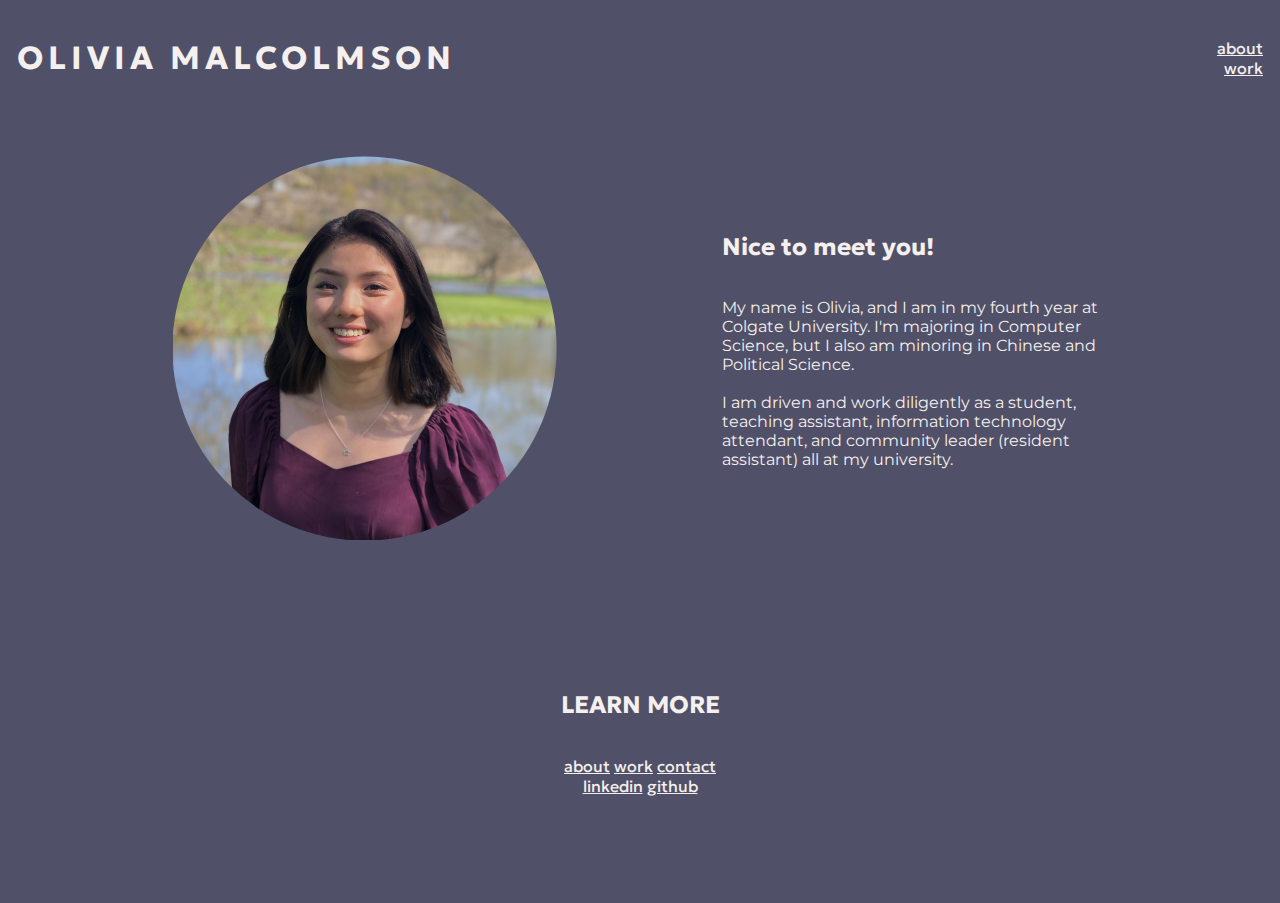
<file: index.html>
<!DOCTYPE html>
<html lang="en">
<head>
    <meta charset="UTF-8">
    <meta name="viewport" content="width=device-width, initial-scale=1.0">
    <title>Olivia's Home</title>
    <link rel="stylesheet" href="assets/css/style.css">
    <style>@import url('https://fonts.googleapis.com/css2?family=Geologica:wght@100;200;300;400;500;600;700;800;900&display=swap');</style>    
    <style>@import url('https://fonts.googleapis.com/css2?family=Montserrat:wght@300;400&display=swap');</style>
</head>
<body id="index-container">
    <header>
        <h1>OLIVIA MALCOLMSON</h1>
    </header>
    <nav> 
        <!-- [ NEED TO COME BACK ONCE ABOUT PAGE AND WORK PAGE ARE FUNCTIONAL ] -->
        <a href="./about.html">about</a>
        <a href="./work.html">work</a>
    </nav>
    <main class="idx-main-container">
        <!--  -->
        <div class = "main-content-container">
            <section class="img-container">
                <img id="profile-img" alt="A photo of Olivia Malcolmson. She has brown shoulder-length hair and is wearing a purple dress, smiling at the camera. " src="src\portrait.jpg">
                <!-- <h2>hello!</h2> -->
            </section>
            <section class="bio-short"> <!-- DIV FOR CONTAINING SHORT BIO AND HEADING-->
                <h2 style="font-family: 'Geologica', sans-serif;">Nice to meet you! </h2>
                <!-- SHORT BIO NEEDS TO BE SIZED AND CONTAINED -->
                <p>My name is Olivia, and I am in my fourth year at Colgate University. I'm majoring in Computer Science, but I also am minoring in Chinese and Political Science. <br> <br> I am driven and work diligently as a student, teaching assistant, information technology attendant, and community leader (resident assistant) all at my university.</p>
            </section>
        </div>

    </main>
    <section class="more-container">
        <h2>LEARN MORE</h2>
        <div>
            <p> <!-- LINKS SHOULD BE CENTERED -->
                <a href="./about.html">about</a> <a href="./work.html">work</a> <a href="./404.html">contact</a>
                <br> 
                <a href="https://www.linkedin.com/in/oliviamalcolmson">linkedin</a> <a href="https://github.com/omalcolmson">github</a>
            </p>
        </div>
    </section>
</body>
</html>
</file>
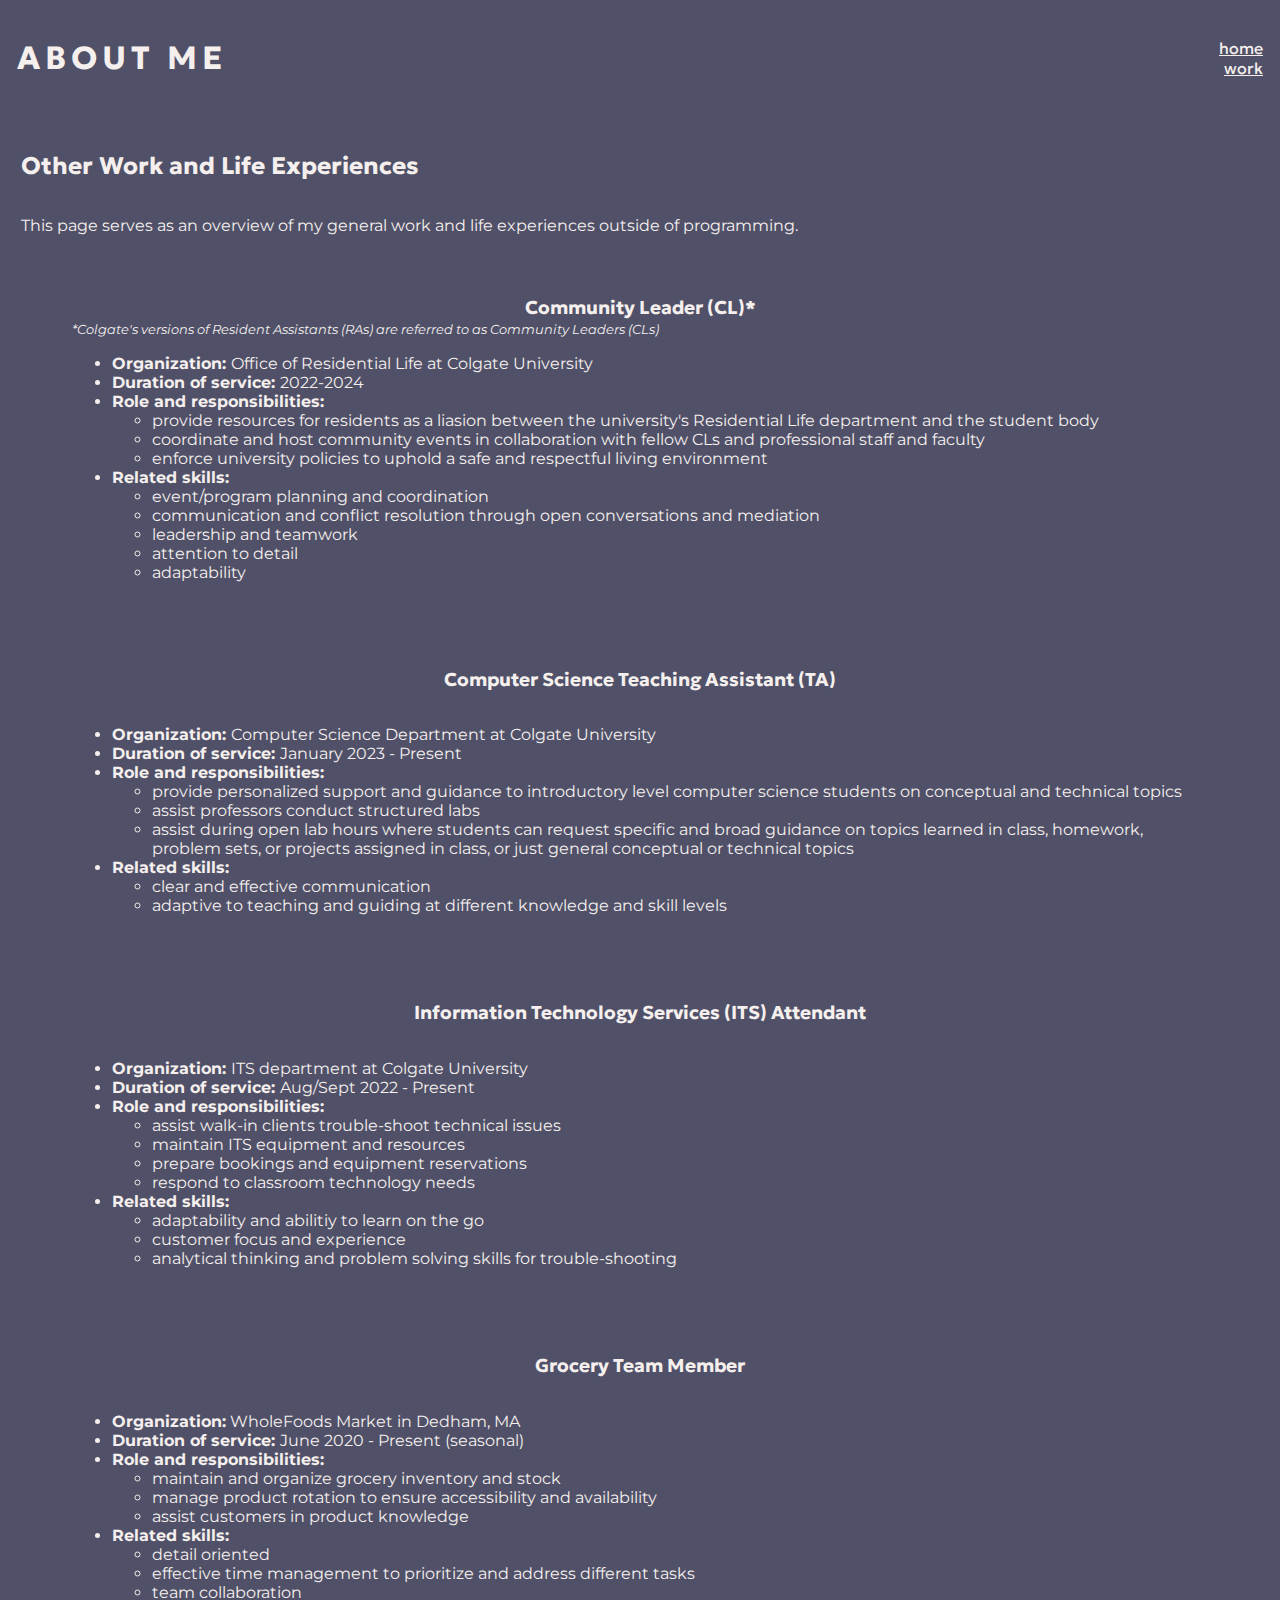
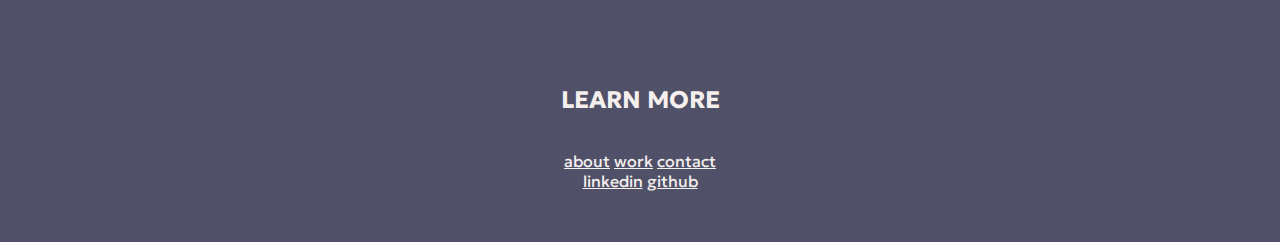
<file: about.html>
<!DOCTYPE html>
<html lang="en">
<head>
    <meta charset="UTF-8">
    <meta name="viewport" content="width=device-width, initial-scale=1.0">
    <title>About Me</title>
    <link rel="stylesheet" href="assets/css/style.css">
    <style>@import url('https://fonts.googleapis.com/css2?family=Geologica:wght@100;200;300;400;500;600;700;800;900&display=swap');</style>    
    <style>@import url('https://fonts.googleapis.com/css2?family=Montserrat:wght@300;400&display=swap');</style>
</head>
<body id="about-container">
    <header>
        <h1>ABOUT ME</h1>
    </header>
    <nav>
        <a href="./index.html">home</a>
        <a href="./work.html">work</a>
    </nav>
    <main class="about-main">
        <!-- div below for about page description -->
        <div id="page-overview"> 
            <h2 style="font-family: 'Geologica', sans-serif;">Other Work and Life Experiences</h2>
            <p>This page serves as an overview of my general work and life experiences outside of programming.</p>
        </div>
        <section class="about-exp-container"> <!-- CL JOB -->
                <div class="about-desc">
                    <h3 class="proj-title" style="margin-bottom: 0;">Community Leader (CL)*</h3>
                    <p style="margin:0;">
                        <small><em>*Colgate's versions of Resident Assistants (RAs) are referred to as Community Leaders (CLs)</em></small>
                    </p>
                    <ul>
                        <li><strong>Organization: </strong>Office of Residential Life at Colgate University</li>
                        <li><strong>Duration of service: </strong>2022-2024</li>
                        <li><strong>Role and responsibilities:</strong></li>
                        <ul>
                            <li>provide resources for residents as a liasion between the university's Residential Life department and the student body</li>
                            <li>coordinate and host community events in collaboration with fellow CLs and professional staff and faculty</li>
                            <li>enforce university policies to uphold a safe and respectful living environment</li>
                    </ul>
                    <li><strong>Related skills:</strong></li>
                    <ul>
                        <li>event/program planning and coordination</li>
                        <li>communication and conflict resolution through open conversations and mediation</li>
                        <li>leadership and teamwork</li>
                        <li>attention to detail</li>
                        <li>adaptability</li>
                    </ul>
                </div>
        </section>
        
        <section class="about-exp-container"> <!-- COSC DEPT TA -->
                <div class="about-desc">
                    <h3 class="proj-title">Computer Science Teaching Assistant (TA)</h3>
                    <ul>
                        <li><strong>Organization: </strong>Computer Science Department at Colgate University</li>
                        <li><strong>Duration of service: </strong>January 2023 - Present</li>
                        <li><strong>Role and responsibilities:</strong></li>
                            <ul>
                                <li>provide personalized support and guidance to introductory level computer science students on conceptual and technical topics</li>
                                <li>assist professors conduct structured labs</li>
                                <li>assist during open lab hours where students can request specific and broad guidance on topics learned in class, homework, problem sets, or projects assigned in class, or just general conceptual or technical topics</li>
                            </ul>
                        <li><strong>Related skills:</strong></li>
                        <ul>
                            <li>clear and effective communication</li>
                            <li>adaptive to teaching and guiding at different knowledge and skill levels</li>
                        </ul>
                    </ul>
                </div>
        </section>
        <section class="about-exp-container">
                <div class="about-desc">
                    <h3 class="proj-title">Information Technology Services (ITS) Attendant</h3>
                    <ul>
                        <li><strong>Organization: </strong>ITS department at Colgate University</li>
                        <li><strong>Duration of service: </strong>Aug/Sept 2022 - Present</li>
                        <li><strong>Role and responsibilities:</strong></li>
                        <ul>
                            <li>assist walk-in clients trouble-shoot technical issues</li>
                            <li>maintain ITS equipment and resources</li>
                            <li>prepare bookings and equipment reservations</li>
                            <li>respond to classroom technology needs</li>
                        </ul>
                        <li><strong>Related skills:</strong></li>
                        <ul>
                            <li>adaptability and abilitiy to learn on the go</li>
                            <li>customer focus and experience</li>
                            <li>analytical thinking and problem solving skills for trouble-shooting</li>
                    </ul>
                </div>
        </section>

        <section class="about-exp-container">
            <div class="about-desc">
                <h3 class="proj-title">Grocery Team Member</h3>
                <ul>
                    <li><strong>Organization:</strong> WholeFoods Market in Dedham, MA</li>
                    <li><strong>Duration of service: </strong>June 2020 - Present (seasonal)</li>
                    <li><strong>Role and responsibilities:</strong></li>
                    <ul>
                        <li>maintain and organize grocery inventory and stock</li>
                        <li>manage product rotation to ensure accessibility and availability</li>
                        <li>assist customers in product knowledge</li>
                    </ul>
                    <li><strong>Related skills:</strong></li>
                    <ul>
                        <li>detail oriented</li>
                        <li>effective time management to prioritize and address different tasks</li>
                        <li>team collaboration</li>
                    </ul>
                </ul>
            </div>

        </section>
        
    </main>
    <section class="more-container">
        <h2>LEARN MORE</h2>
        <div>
            <p> <!-- LINKS SHOULD BE CENTERED -->
                <a href="./about.html">about</a> <a href="./work.html">work</a> <a href="./404.html">contact</a>
                <br> 
                <a href="https://www.linkedin.com/in/oliviamalcolmson">linkedin</a> <a href="https://github.com/omalcolmson">github</a>
            </p>
        </div>
    </section>
</body>
</html>
</file>
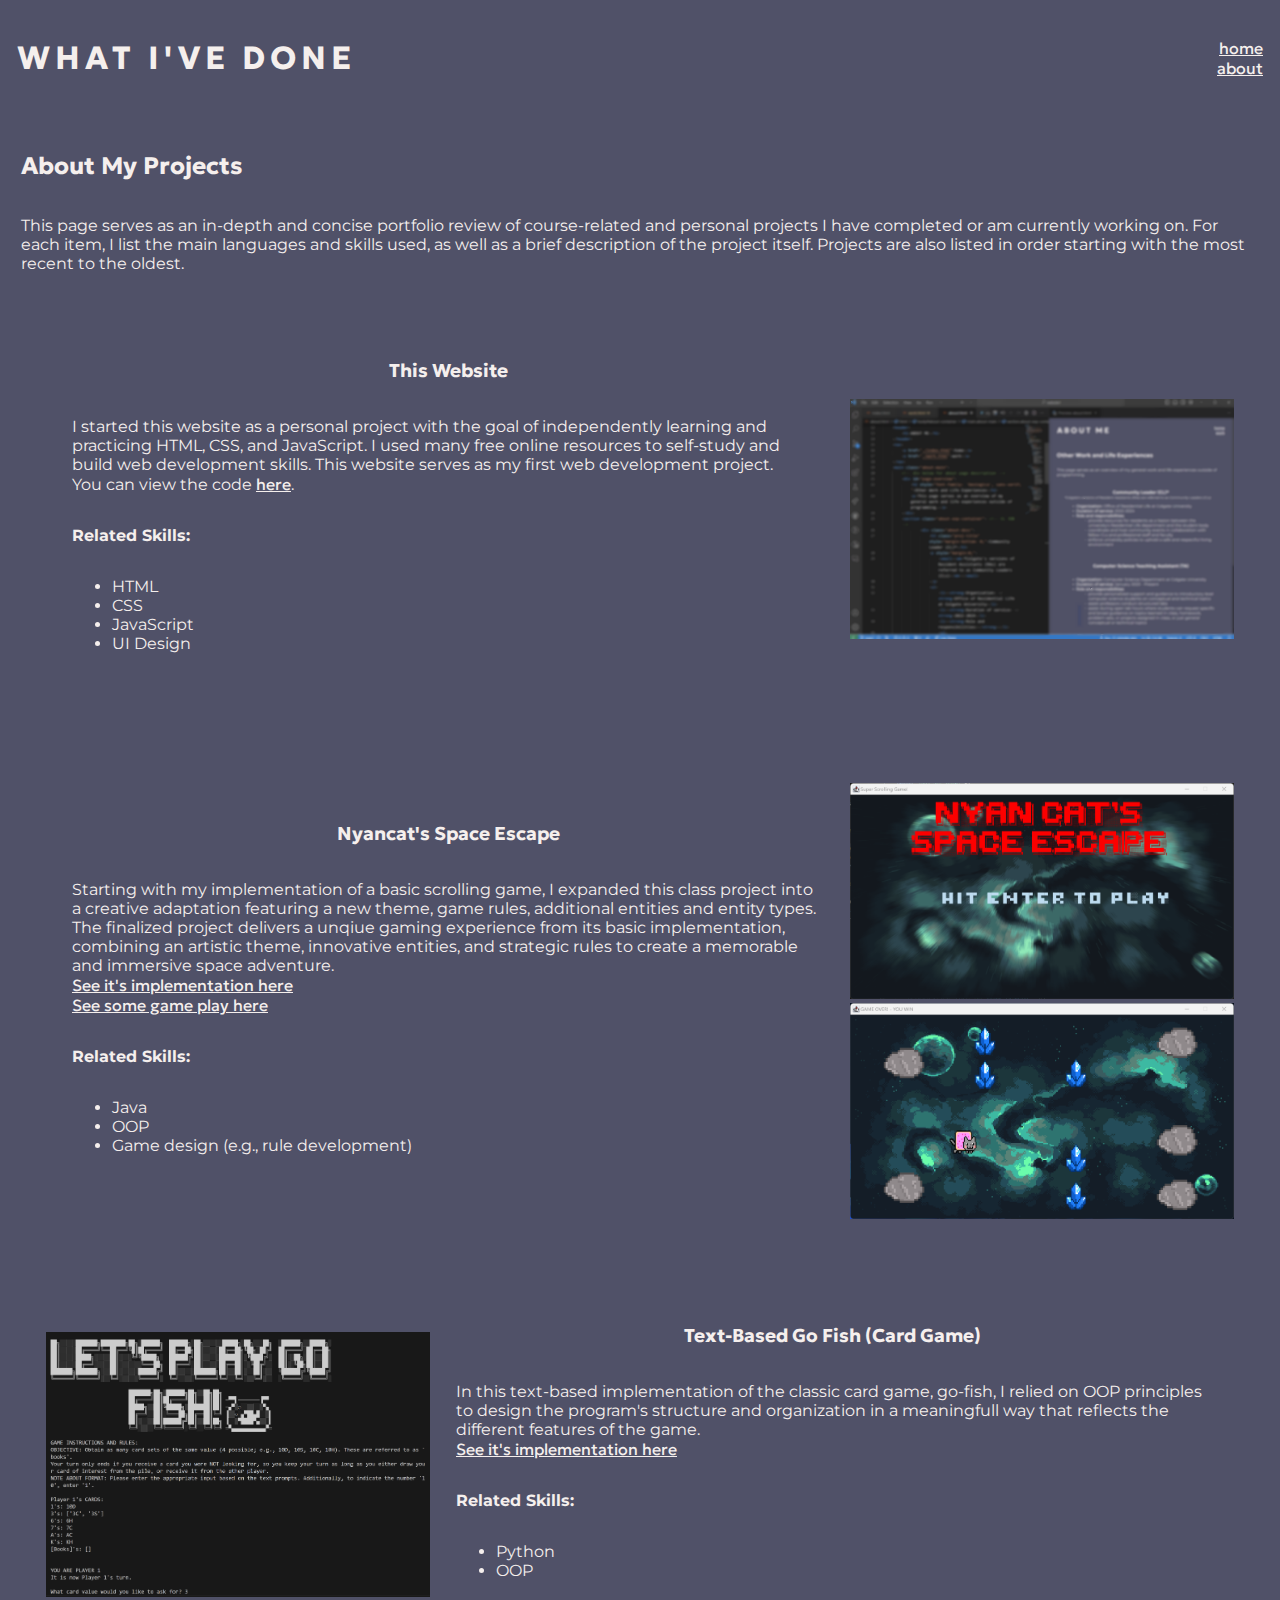
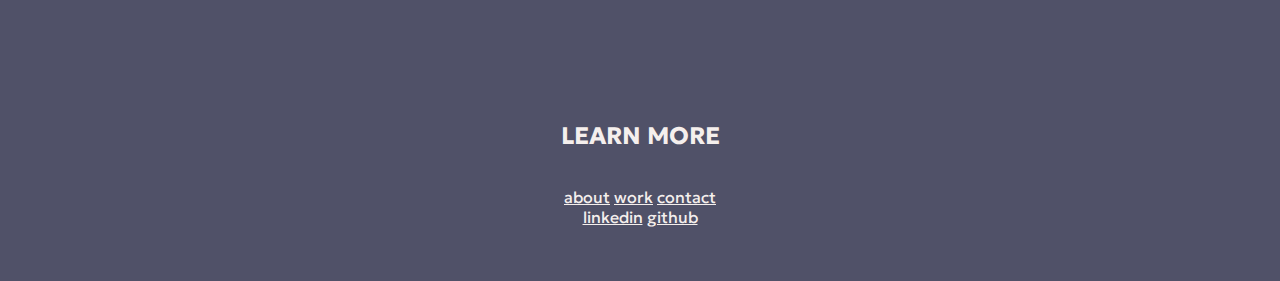
<file: work.html>
<!DOCTYPE html>
<html lang="en">
<head>
    <meta charset="UTF-8">
    <meta name="viewport" content="width=device-width, initial-scale=1.0">
    <title>Olivia's Work</title>
    <link rel="stylesheet" href="assets/css/style.css">
    <style>@import url('https://fonts.googleapis.com/css2?family=Geologica:wght@100;200;300;400;500;600;700;800;900&display=swap');</style>    
    <style>@import url('https://fonts.googleapis.com/css2?family=Montserrat:wght@300;400&display=swap');</style>
</head>
<body id="work-container">
    <header>
        <h1>WHAT I'VE DONE</h1>
    </header>
    <nav> 
        <a href="./index.html">home</a>
        <a href="./about.html">about</a>
    </nav>
    <main class="work-main">
        <div id="page-overview"> <!-- space for intro or overview of the page-->
            <h2 style="font-family: 'Geologica', sans-serif;">About My Projects</h2>
            <p>This page serves as an in-depth and concise portfolio review of course-related and personal projects I have completed or am currently working on. For each item, I list the main languages and skills used, as well as a brief description of the project itself. Projects are also listed in order starting with the most recent to the oldest.</p>
        </div>
        <section class="proj-container">
            <div class="proj-content">
                <div class="proj-desc">
                    <h3 class="proj-title">This Website</h3>
                    <p>I started this website as a personal project with the goal of independently learning and practicing HTML, CSS, and JavaScript. I used many free online resources  to self-study and build web development skills. This website serves as my first web development project.
                    <br>
                    You can view the code <a href="www.github.com/omalcolmson/omalcolmson.github.io" target="_blank">here</a>.
                    </p>
                    <p>
                        <strong>Related Skills:</strong>
                        <ul>
                            <li>HTML</li>
                            <li>CSS</li>
                            <li>JavaScript</li>
                            <li>UI Design</li>
                        </ul>
                    </p>
                </div>
            </div>
            <div>
                <img class="proj-img" alt="Screenshot of Olivia Malcolmson's personal website." src="src/website-proj.png">
            </div>
        </section>
        <section class="proj-container">
            <div class="proj-content">
                <div class="proj-desc">
                    <h3 class="proj-title">Nyancat's Space Escape</h3>
                    <p> Starting with my implementation of a basic scrolling game, I expanded this class project into a creative adaptation featuring a new theme, game rules, additional entities and entity types. The finalized project delivers a unqiue gaming experience from its basic implementation, combining an artistic theme, innovative entities, and strategic rules to create a memorable and immersive space adventure. <br> <a href="https://github.com/omalcolmson/COSC102-ScollingGame" target="_blank">See it's implementation here</a> <br> <a href="https://www.youtube.com/watch?v=TNyfRfKRVWs" target="_blank">See some game play here</a></p> 
                    <p><strong>Related Skills:</strong>
                        <ul>
                            <li>Java</li>
                            <li>OOP</li>
                            <li>Game design (e.g., rule development)</li>
                        </ul>
                    </p>
                </div>
            </div>
            <div>
                <img class="proj-img" alt="Screenshot of Java implemented scrolling game created by Olivia Malcolmson." src="src/nyancat-spacegame-MENU.png">
                <img class="proj-img" src="src/nyancat-spacegame-GAMEPLAY.png" alt="Screenshot of Java implemented scrolling game created by Olivia Malcolmson."> 
            </div>
        </section>
        <section class="proj-container">
            <div>
                <img class = "proj-img" alt="Screenshot of text-based go fish card game being ran in VS Code." src="src\gofish.png">
            </div>
            <div class="proj-content">
                <div class="proj-desc">
                    <h3 class="proj-title">Text-Based Go Fish (Card Game)</h3>
                    <p>In this text-based implementation of the classic card game, go-fish, I relied on OOP principles to design the program's structure and organization in a meaningfull way that reflects the different features of the game. <br> <a href="https://github.com/omalcolmson/TextBasedGoFish" target="_blank">See it's implementation here</a>
                    </p>
                    <p><strong>Related Skills:</strong>
                        <ul>
                            <li>Python</li>
                            <li>OOP</li>
                        </ul>
                    </p>
                </div>
            </div>            
        </section>
    </main>
    <section class="more-container">
        <h2>LEARN MORE</h2>
        <div>
            <p> <!-- LINKS SHOULD BE CENTERED -->
                <a href="./about.html">about</a> <a href="./work.html">work</a> <a href="./404.html">contact</a>
                <br> 
                <a href="https://www.linkedin.com/in/oliviamalcolmson">linkedin</a> <a href="https://github.com/omalcolmson">github</a>
            </p>
        </div>
    </section>
</body>
</html>
</file>
<file: assets/css/style.css>
:root{
    /* ORIGINAL COLOR PALLETE */
    /* --bright-green: #C0DFA1;
    --olive-green: #9FC490;
    --green-blue: #82A3A1;
    --charcoal: #465362;
    --oxford-blue: #011936; */

    /* PREVIOUS COLOR PALLETE */
    /* --beige:#DCC48E;
    --white: #EAEFD3;
    --grey-green: #B3C0A4;
    --grey: #505168;
    --white: ##F5EFED; */

    /* NEW COLOR PALLETE */
    --grey: #505168;
    --white: #F5EFED;
    --red: #BB342F;
    --teal: #50A2A7;
    --grey-teal: #66999B;
    --blue: #5F86A6;

}

/* GLOBAL STYLES */
body {
    background-color: var(--grey);
}

header{ 
    display: flex;
    align-items: center;
    color: var(--white);
    letter-spacing: 5px;
    padding: 1vh;
    font-family: 'Geologica', sans-serif;    
}

nav {
    display: flex;
    flex-direction: column;
    justify-content: center;
    align-items: end; /*places text at bottom of grid*/
    padding: 1vh;
    color: var(--white);

}

a {
    color: var(--white);
    font-family: 'Geologica', sans-serif;
    /* text-decoration: none; */
}

/* INDEX SPECIFIC STYLES */

#index-container { /* BASIC LAYOUT FOR ENTIRE PAGE */
    display: grid;
    grid-template: 0.5fr 3fr 2fr / 1fr 1fr;
    gap: 1vh;
}

.idx-main-container {
    display: grid;
    grid-column: span 2;
    justify-content: space-around ;
    align-items: center;
    justify-items: center;
}

.more-container {
    display: grid;
    grid-column: span 2;
    justify-content: space-around ;
    align-items: center;
    align-content: center;
    justify-items: center;
    text-align: center;
    color: var(--white);
    font-family: 'Geologica', sans-serif;
    /* margin: 5%; */

}

.main-content-container {
    display:flex;
    flex-wrap: nowrap;
    justify-content: space-evenly;
    align-items: center;
}

.img-container {
    display: flex;
    margin: 0 5% 0 10%;
}

#profile-img {
    height: auto;
    width: 30vw;
    border-radius: 300px; /*makes the image a circle*/
    padding: 3vw;
}

.bio-short {
    display: grid;
    margin: 0 10% 0 5%;
    color: var(--white);
    font-family: 'Montserrat', sans-serif;
    font-weight: 400;
}

/* WORK PAGE STYLES */

#work-container {
    display: grid;
    grid-template: 0.25fr 3fr 0.25fr / 1fr 1fr;
    gap: 1vh;
}

#page-overview{ 
    display: grid;
    /* flex-wrap: wrap; */
    /* grid-column: span 2; */
    color: var(--white);
    font-family: 'Montserrat', sans-serif;
    font-weight: 400;
}

.work-main{
    display: grid;
    grid-column: span 2;
    align-content: center;
    padding: 1vw;
}

.proj-title {
    display: flex;
    justify-content: space-around;
    /* grid-column: span 2; */
    color: var(--white);
    font-family: 'Geologica', sans-serif;
}

.proj-container {
    display: flex;
    flex-wrap: nowrap;
    align-items: center;
    justify-content: center;
    color: var(--white);
    font-family: 'Montserrat', sans-serif;
    font-weight: 400;
    padding: 2vw;
}

.proj-img {
    height: auto;
    width: 30vw;
    /* padding: 3vw; */
}

.proj-content {
    display:flex;
}

.proj-desc {
    display: flex;
    flex-direction: column;
    justify-content: center;
    padding: 2vw;
}
/* ABOUT PAGE STYLES */

#about-container {
    display: grid;
    grid-template: 0.25fr 3fr 0.25fr / 1fr 1fr;
    gap: 1vh;
}

.about-main{
    display: grid;
    grid-column: span 2;
    align-content: center;
    padding: 1vw;
}

.about-exp-container {
    /* display: flex;
    flex-wrap: nowrap; */
    align-items: center;
    justify-content: center;
    color: var(--white);
    font-family: 'Montserrat', sans-serif;
    font-weight: 400;
    /* padding: 2vw; */
}

.about-desc {
    display: flex;
    flex-direction: column;
    justify-content: center;
    padding: 2vw 4vw 2vw 4vw;
}
</file>
